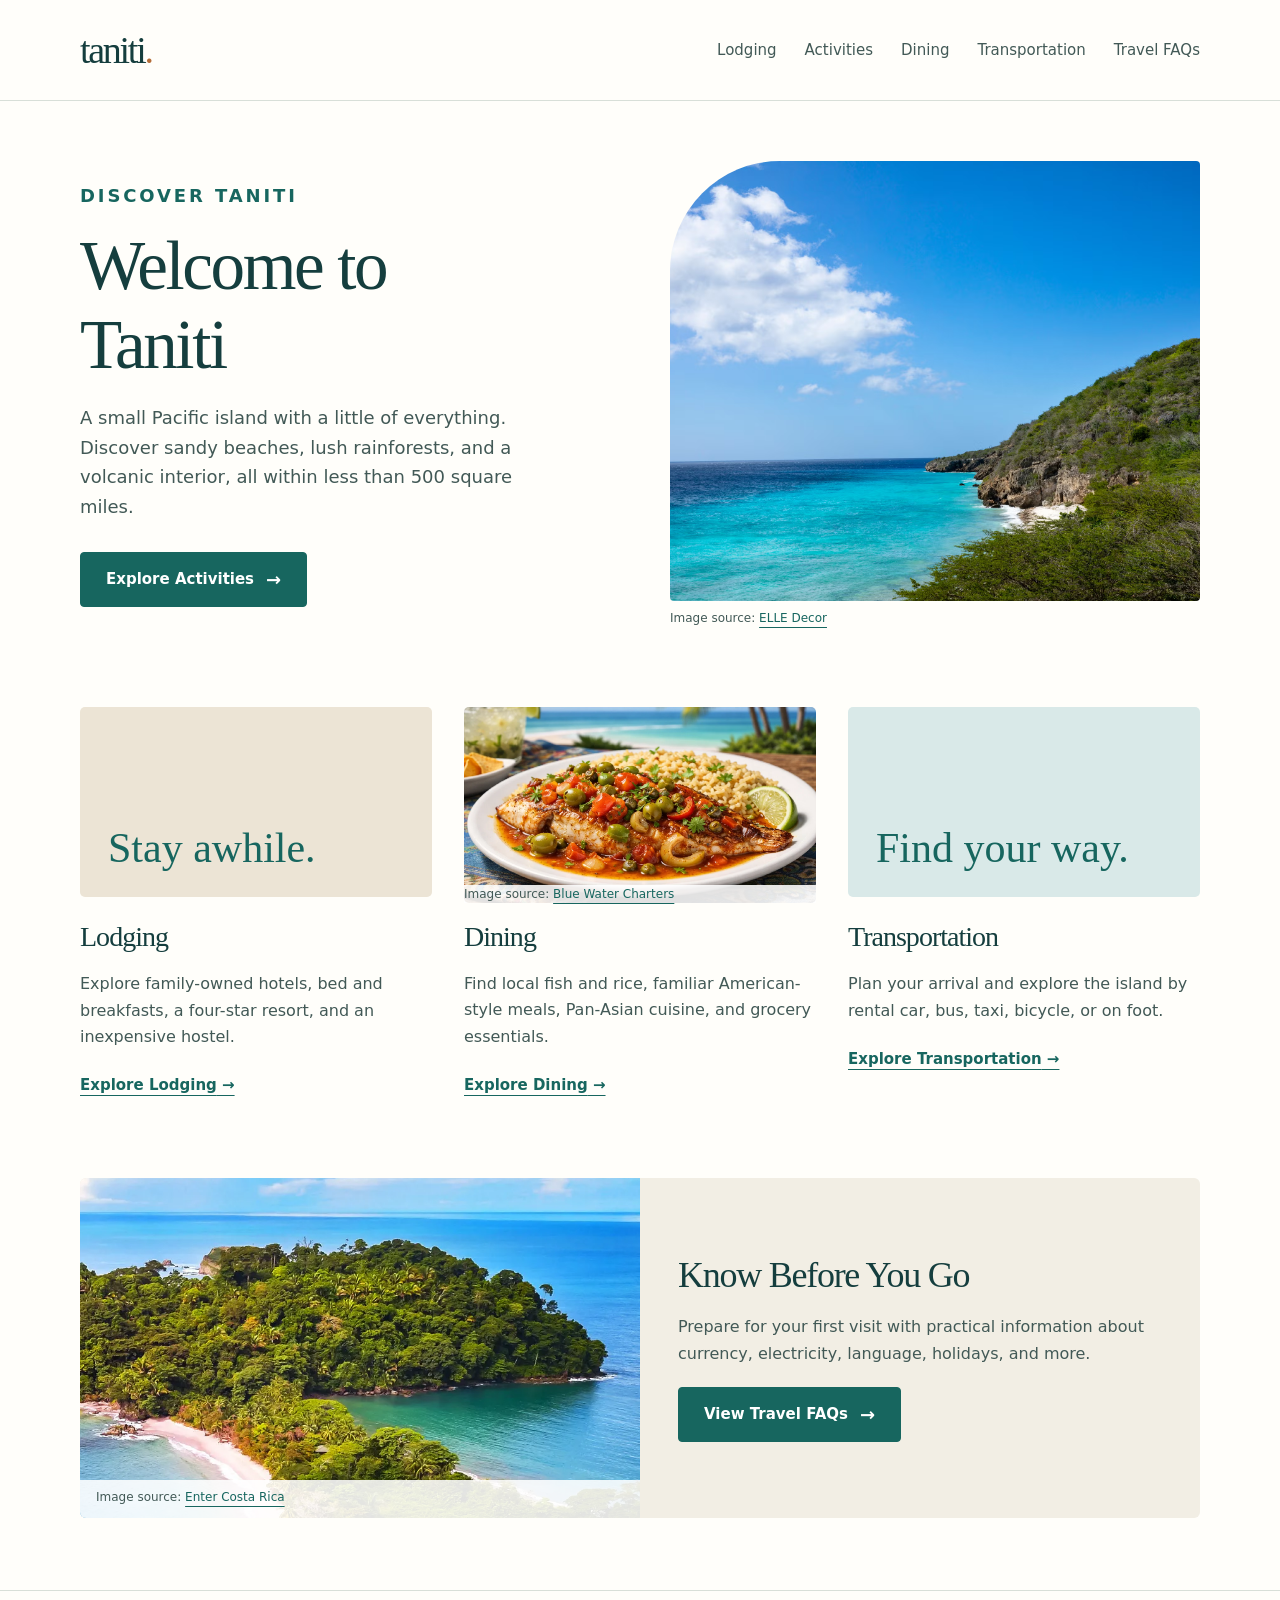
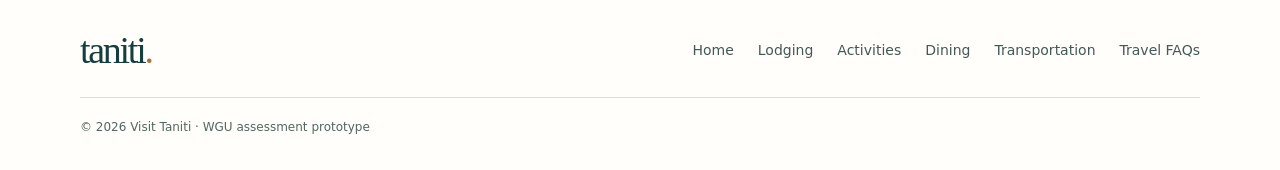
<file: index.html>
<!doctype html>
<html lang="en">
<head>
  <meta charset="utf-8">
  <meta name="viewport" content="width=device-width, initial-scale=1">
  <meta name="description" content="Plan a visit to Taniti. Explore lodging, activities, dining, transportation, and essential travel information.">
  <title>Welcome to Taniti | Visit Taniti</title>
  <link rel="stylesheet" href="assets/vendor/bootstrap/bootstrap.min.css">
  <link rel="stylesheet" href="styles.css">
  <script src="assets/vendor/bootstrap/bootstrap.bundle.min.js" defer></script> 
  <script src="script.js" defer></script>
  <noscript>
  <style>
  .navbar-collapse.collapse {
    display: block;
  }
  .menu-toggle {
    display: none;
  }
  .accordion-collapse.collapse {
    display: block;
  }
  </style>
  </noscript>
</head>
<body>
  <a class="skip-link" href="#main-content">Skip to content</a>
  <header class="site-header navbar navbar-expand-md">
    <div class="container header-inner"> <a class="brand" href="index.html" aria-label="Visit Taniti home">taniti<span>.</span></a>
      <button class="menu-toggle navbar-toggler" data-bs-toggle="collapse" data-bs-target="#primary-navigation" type="button" aria-controls="primary-navigation" aria-expanded="false" aria-label="Toggle navigation menu"><span class="navbar-toggler-icon" aria-hidden="true"></span></button>
      <nav id="primary-navigation" class="collapse navbar-collapse" aria-label="Main navigation">
        <div class="primary-nav navbar-nav ms-auto">
          <a href="lodging.html">Lodging</a>
          <a href="activities.html">Activities</a>
          <a href="dining.html">Dining</a>
          <a href="transportation.html">Transportation</a>
          <a href="faqs.html">Travel FAQs</a>
        </div>
      </nav>
    </div>
  </header>
  <main id="main-content" class="container">
    <section class="hero row align-items-center">
      <div class="col-md-6">
        <p class="eyebrow">Discover Taniti</p>
        <h1>Welcome to<br>
          Taniti</h1>
        <p>A small Pacific island with a little of everything. Discover sandy beaches, lush rainforests, and a volcanic interior, all within less than 500 square miles.</p>
        <a class="button" href="activities.html">Explore Activities</a></div>
      <div class="col-md-6"> <figure class="image-figure">
          <img src="assets/coast.png" alt="tropical bay with clear water, white sand, and forested hills" width="1536" height="1024" fetchpriority="high">
          <figcaption class="figure-caption">Image source: <a href="https://www.elledecor.com/life-culture/travel/g42723946/white-sand-beaches/">ELLE Decor</a></figcaption>
        </figure></div>
    </section>
    <section class="section" aria-label="Plan your trip">
      <div class="row row-cols-1 row-cols-md-3 content-grid">
        <div class="col">
          <article class="image-card">
            <div class="card-visual sand" aria-hidden="true"><span class="visual-word">Stay awhile.</span></div>
            <h2 style="font-size:28px">Lodging</h2>
            <p>Explore family-owned hotels, bed and breakfasts, a four-star resort, and an inexpensive hostel.</p>
            <a class="text-link" href="lodging.html">Explore Lodging</a></article>
        </div>
        <div class="col">
          <article class="image-card"><figure class="image-figure">
          <img src="assets/local-cuisine.png" alt="fish and rice meal at an open-air restaurant" width="1536" height="1024" loading="lazy" >
          <figcaption class="figure-caption">Image source: <a href="https://www.bluewatercharter30a.com/red-snapper-recipes">Blue Water Charters</a></figcaption>
        </figure>
            <h2 style="font-size:28px">Dining</h2>
            <p>Find local fish and rice, familiar American-style meals, Pan-Asian cuisine, and grocery essentials.</p>
            <a class="text-link" href="dining.html">Explore Dining</a></article>
        </div>
        <div class="col">
          <article class="image-card">
            <div class="card-visual water" aria-hidden="true"><span class="visual-word">Find your way.</span></div>
            <h2 style="font-size:28px">Transportation</h2>
            <p>Plan your arrival and explore the island by rental car, bus, taxi, bicycle, or on foot.</p>
            <a class="text-link" href="transportation.html">Explore Transportation</a></article>
        </div>
      </div>
    </section>
    <section class="feature row g-0 align-items-center">
      <div class="col-md-6"><figure class="image-figure">
          <img src="assets/rainforest.png" alt="forested island landscape and volcanic mountain" width="1536" height="1024" loading="lazy" >
          <figcaption class="figure-caption">Image source: <a href="https://www.entercostarica.com/destinations/central-pacific/manuel-antonio">Enter Costa Rica</a></figcaption>
        </figure></div>
      <div class="feature-copy col-md-6">
        <h2>Know Before You Go</h2>
        <p>Prepare for your first visit with practical information about currency, electricity, language, holidays, and more.</p>
        <a class="button" href="faqs.html">View Travel FAQs</a></div>
    </section>
  </main>
  <footer class="site-footer">
    <div class="container">
      <div class="footer-top"><a class="brand" href="index.html" aria-label="Visit Taniti home">taniti<span>.</span></a>
        <nav class="footer-nav" aria-label="Footer navigation">
          <a href="index.html">Home</a>
          <a href="lodging.html">Lodging</a>
          <a href="activities.html">Activities</a>
          <a href="dining.html">Dining</a>
          <a href="transportation.html">Transportation</a>
          <a href="faqs.html">Travel FAQs</a>
        </nav>
      </div>
      <div class="credits">
        <p>© 2026 Visit Taniti · WGU assessment prototype</p>
      </div>
    </div>
  </footer>
</body>
</html>
</file>
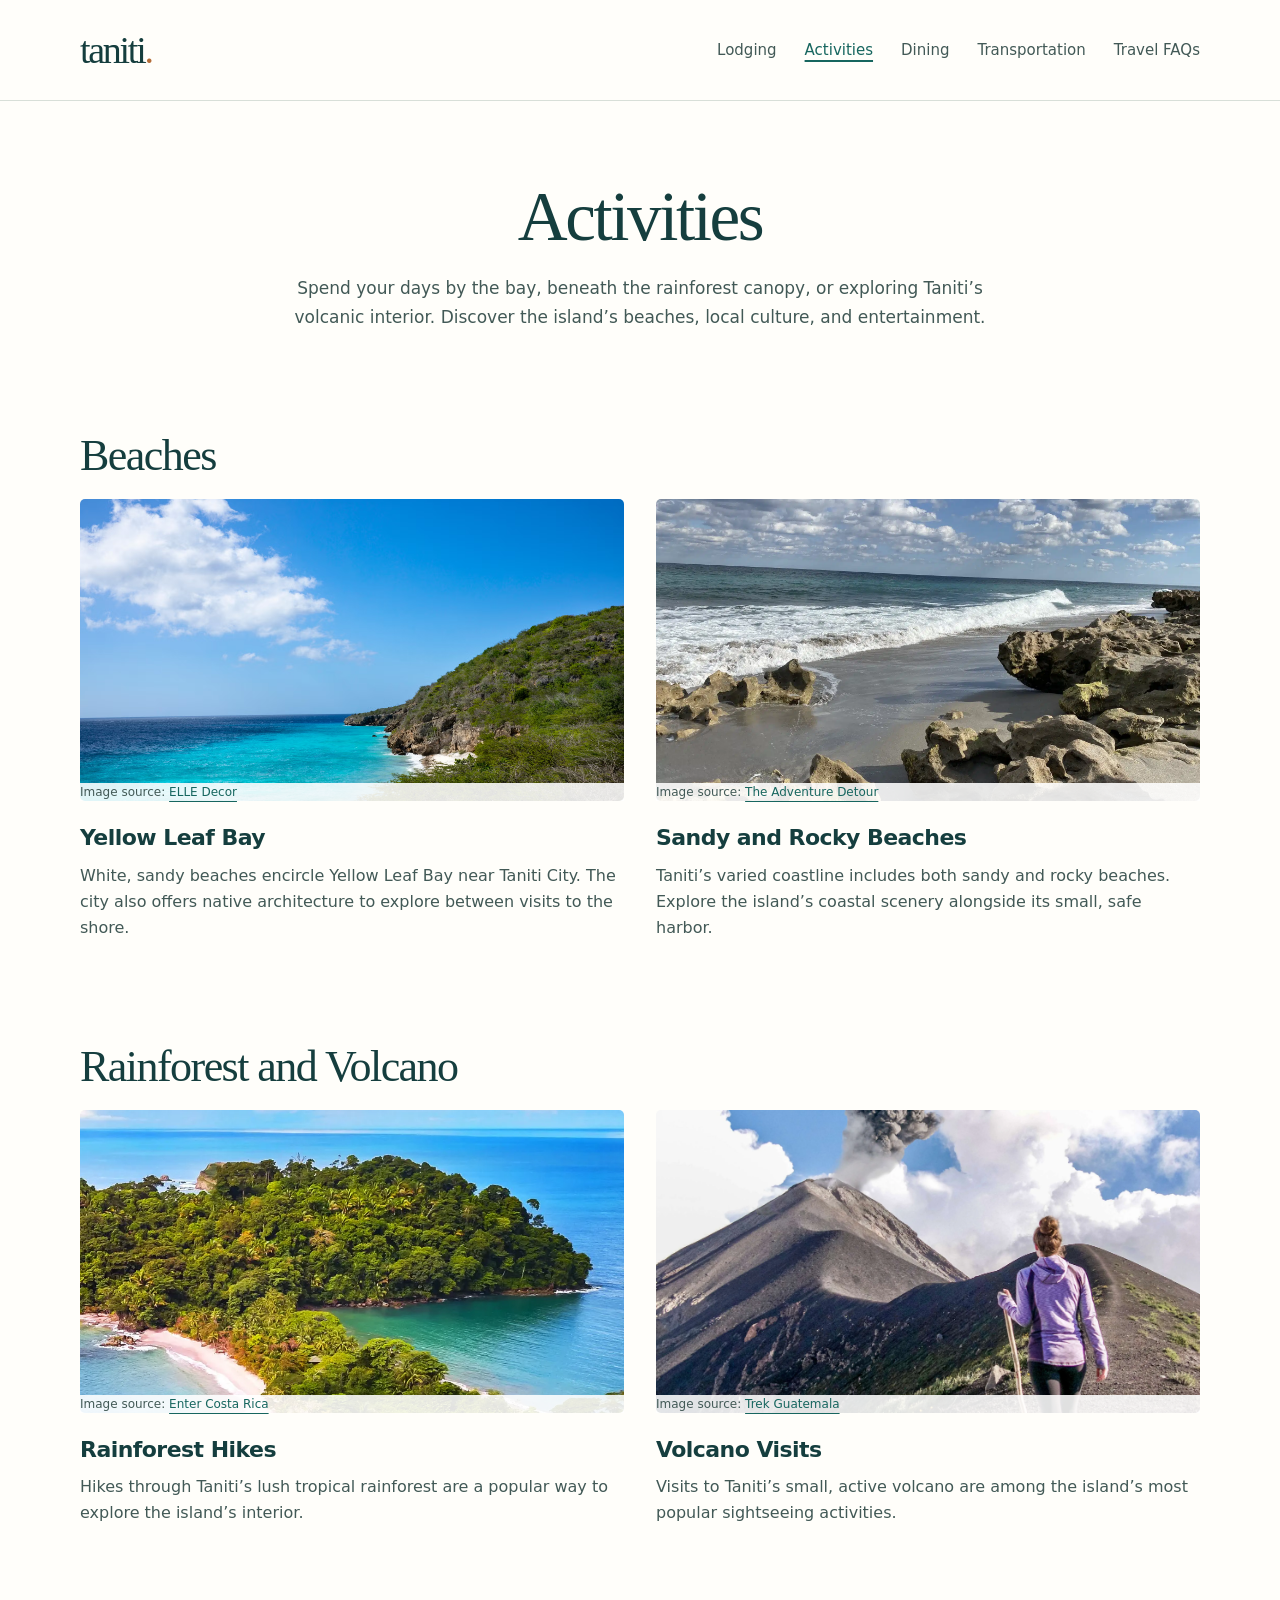
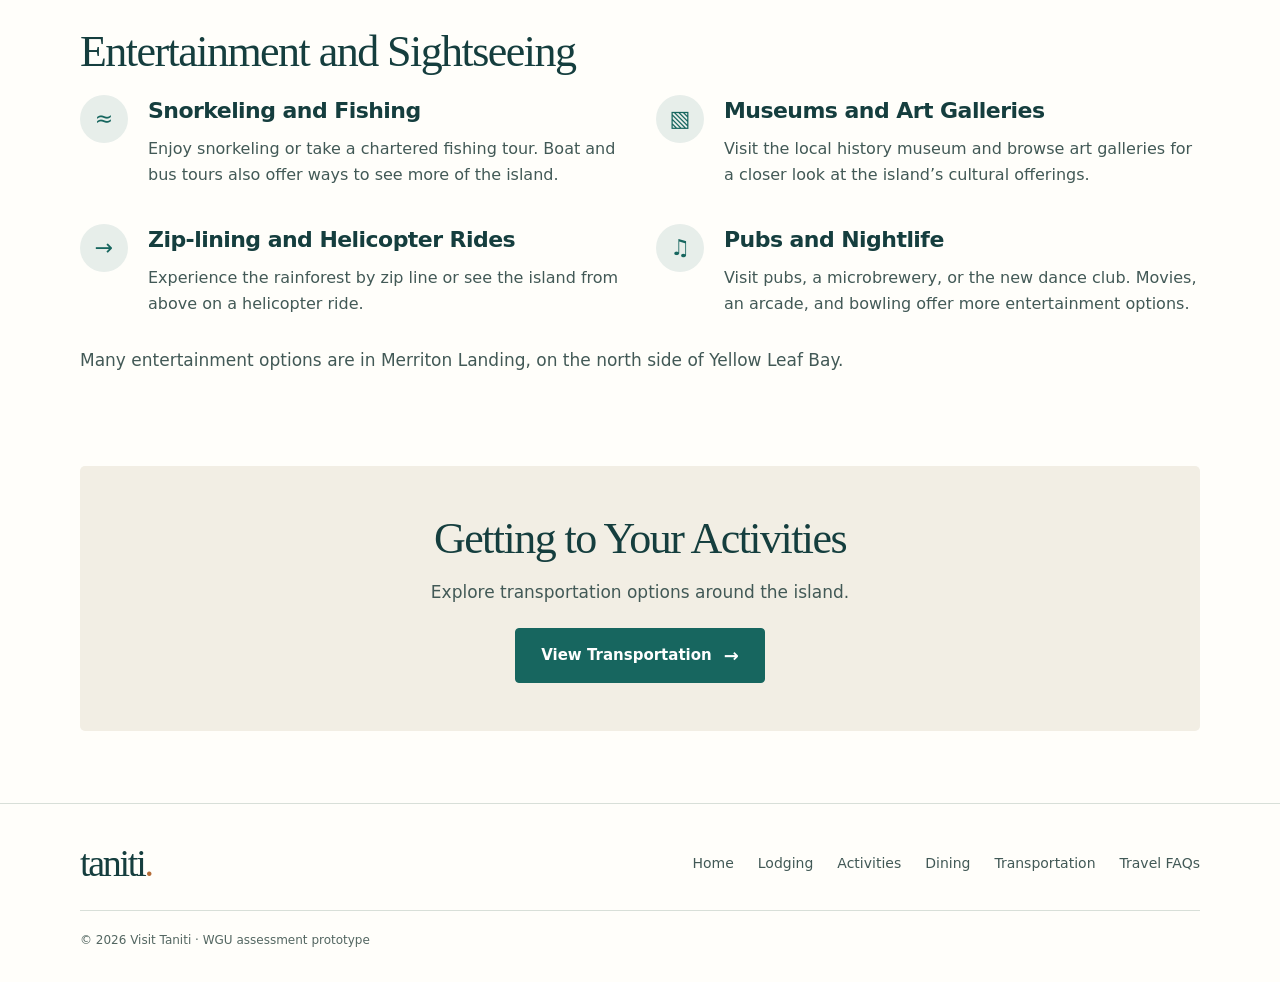
<file: activities.html>
<!doctype html>
<html lang="en">
<head>
  <meta charset="utf-8">
  <meta name="viewport" content="width=device-width, initial-scale=1">
  <meta name="description" content="Explore Taniti beaches, rainforest hikes, volcano visits, entertainment, and sightseeing.">
  <title>Activities | Visit Taniti</title>
  <link rel="stylesheet" href="assets/vendor/bootstrap/bootstrap.min.css">
  <link rel="stylesheet" href="styles.css">
  <script src="assets/vendor/bootstrap/bootstrap.bundle.min.js" defer></script> 
  <script src="script.js" defer></script>
  <noscript>
  <style>
  .navbar-collapse.collapse {
    display: block;
  }
  .menu-toggle {
    display: none;
  }
  .accordion-collapse.collapse {
    display: block;
  }
  </style>
  </noscript>
</head>
<body>
  <a class="skip-link" href="#main-content">Skip to content</a>
  <header class="site-header navbar navbar-expand-md">
    <div class="container header-inner"> <a class="brand" href="index.html" aria-label="Visit Taniti home">taniti<span>.</span></a>
      <button class="menu-toggle navbar-toggler" data-bs-toggle="collapse" data-bs-target="#primary-navigation" type="button" aria-controls="primary-navigation" aria-expanded="false" aria-label="Toggle navigation menu"><span class="navbar-toggler-icon" aria-hidden="true"></span></button>
      <nav id="primary-navigation" class="collapse navbar-collapse" aria-label="Main navigation">
        <div class="primary-nav navbar-nav ms-auto">
          <a href="lodging.html">Lodging</a>
          <a href="activities.html" aria-current="page">Activities</a>
          <a href="dining.html">Dining</a>
          <a href="transportation.html">Transportation</a>
          <a href="faqs.html">Travel FAQs</a>
        </div>
      </nav>
    </div>
  </header>
  <main id="main-content" class="container">
    <div class="page-intro">
      <h1>Activities</h1>
      <p>Spend your days by the bay, beneath the rainforest canopy, or exploring Taniti’s volcanic interior. Discover the island’s beaches, local culture, and entertainment.</p>
    </div>
    <section class="section">
      <h2>Beaches</h2>
      <div class="row row-cols-1 row-cols-md-2 content-grid">
        <div class="col">
          <article class="image-card">
            <figure class="image-figure">
          <img src="assets/coast.png" alt="White-sand tropical bay" width="1536" height="1024" loading="lazy" >
          <figcaption class="figure-caption">Image source: <a href="https://www.elledecor.com/life-culture/travel/g42723946/white-sand-beaches/">ELLE Decor</a></figcaption>
        </figure>
            <h3>Yellow Leaf Bay</h3>
            <p>White, sandy beaches encircle Yellow Leaf Bay near Taniti City. The city also offers native architecture to explore between visits to the shore.</p>
          </article>
        </div>
        <div class="col">
          <article class="image-card"><figure class="image-figure">
          <img src="assets/rocky-beach.png" alt="Rocky beach" width="1536" height="1024" loading="lazy" >
          <figcaption class="figure-caption">Image source: <a href="https://theadventuredetour.com/rocky-beaches-in-florida/">The Adventure Detour</a></figcaption>
        </figure>
            <h3>Sandy and Rocky Beaches</h3>
            <p>Taniti’s varied coastline includes both sandy and rocky beaches. Explore the island’s coastal scenery alongside its small, safe harbor.</p>
          </article>
        </div>
      </div>
    </section>
    <section class="section">
      <h2>Rainforest and Volcano</h2>
      <div class="row row-cols-1 row-cols-md-2 content-grid">
        <div class="col">
          <article class="image-card"><figure class="image-figure">
          <img src="assets/rainforest.png" alt="hiking path through tropical rainforest" width="1536" height="1024" loading="lazy" >
          <figcaption class="figure-caption">Image source: <a href="https://www.entercostarica.com/destinations/central-pacific/manuel-antonio">Enter Costa Rica</a></figcaption>
        </figure>
            <h3>Rainforest Hikes</h3>
            <p>Hikes through Taniti’s lush tropical rainforest are a popular way to explore the island’s interior.</p>
          </article>
        </div>
        <div class="col">
          <article class="image-card"><figure class="image-figure">
          <img src="assets/volcano-hike.png" alt="volcanic mountain hike" width="1536" height="1024" loading="lazy" >
          <figcaption class="figure-caption">Image source: <a href="https://trekguatemala.com/tours/acatenango-volcano-4-x-4-day-option/">Trek Guatemala</a></figcaption>
        </figure>
            <h3>Volcano Visits</h3>
            <p>Visits to Taniti’s small, active volcano are among the island’s most popular sightseeing activities.</p>
          </article>
        </div>
      </div>
    </section>
    <section class="section">
      <h2>Entertainment and Sightseeing</h2>
      <div class="row row-cols-1 row-cols-md-2 content-grid info-grid">
        <div class="col">
          <article class="info-item"><span class="icon" aria-hidden="true">≈</span>
            <div>
              <h3>Snorkeling and Fishing</h3>
              <p>Enjoy snorkeling or take a chartered fishing tour. Boat and bus tours also offer ways to see more of the island.</p>
            </div>
          </article>
        </div>
        <div class="col">
          <article class="info-item"><span class="icon" aria-hidden="true">▧</span>
            <div>
              <h3>Museums and Art Galleries</h3>
              <p>Visit the local history museum and browse art galleries for a closer look at the island’s cultural offerings.</p>
            </div>
          </article>
        </div>
        <div class="col">
          <article class="info-item"><span class="icon" aria-hidden="true">→</span>
            <div>
              <h3>Zip-lining and Helicopter Rides</h3>
              <p>Experience the rainforest by zip line or see the island from above on a helicopter ride.</p>
            </div>
          </article>
        </div>
        <div class="col">
          <article class="info-item"><span class="icon" aria-hidden="true">♫</span>
            <div>
              <h3>Pubs and Nightlife</h3>
              <p>Visit pubs, a microbrewery, or the new dance club. Movies, an arcade, and bowling offer more entertainment options.</p>
            </div>
          </article>
        </div>
      </div>
      <p style="margin-top:28px">Many entertainment options are in Merriton Landing, on the north side of Yellow Leaf Bay.</p>
    </section>
    <section class="cta">
      <h2>Getting to Your Activities</h2>
      <p>Explore transportation options around the island.</p>
      <a class="button" href="transportation.html">View Transportation</a></section>
  </main>
  <footer class="site-footer">
    <div class="container">
      <div class="footer-top"><a class="brand" href="index.html" aria-label="Visit Taniti home">taniti<span>.</span></a>
        <nav class="footer-nav" aria-label="Footer navigation">
          <a href="index.html">Home</a>
          <a href="lodging.html">Lodging</a>
          <a href="activities.html">Activities</a>
          <a href="dining.html">Dining</a>
          <a href="transportation.html">Transportation</a>
          <a href="faqs.html">Travel FAQs</a>
        </nav>
      </div>
      <div class="credits">
        <p>© 2026 Visit Taniti · WGU assessment prototype</p>
      </div>
    </div>
  </footer>
</body>
</html>
</file>
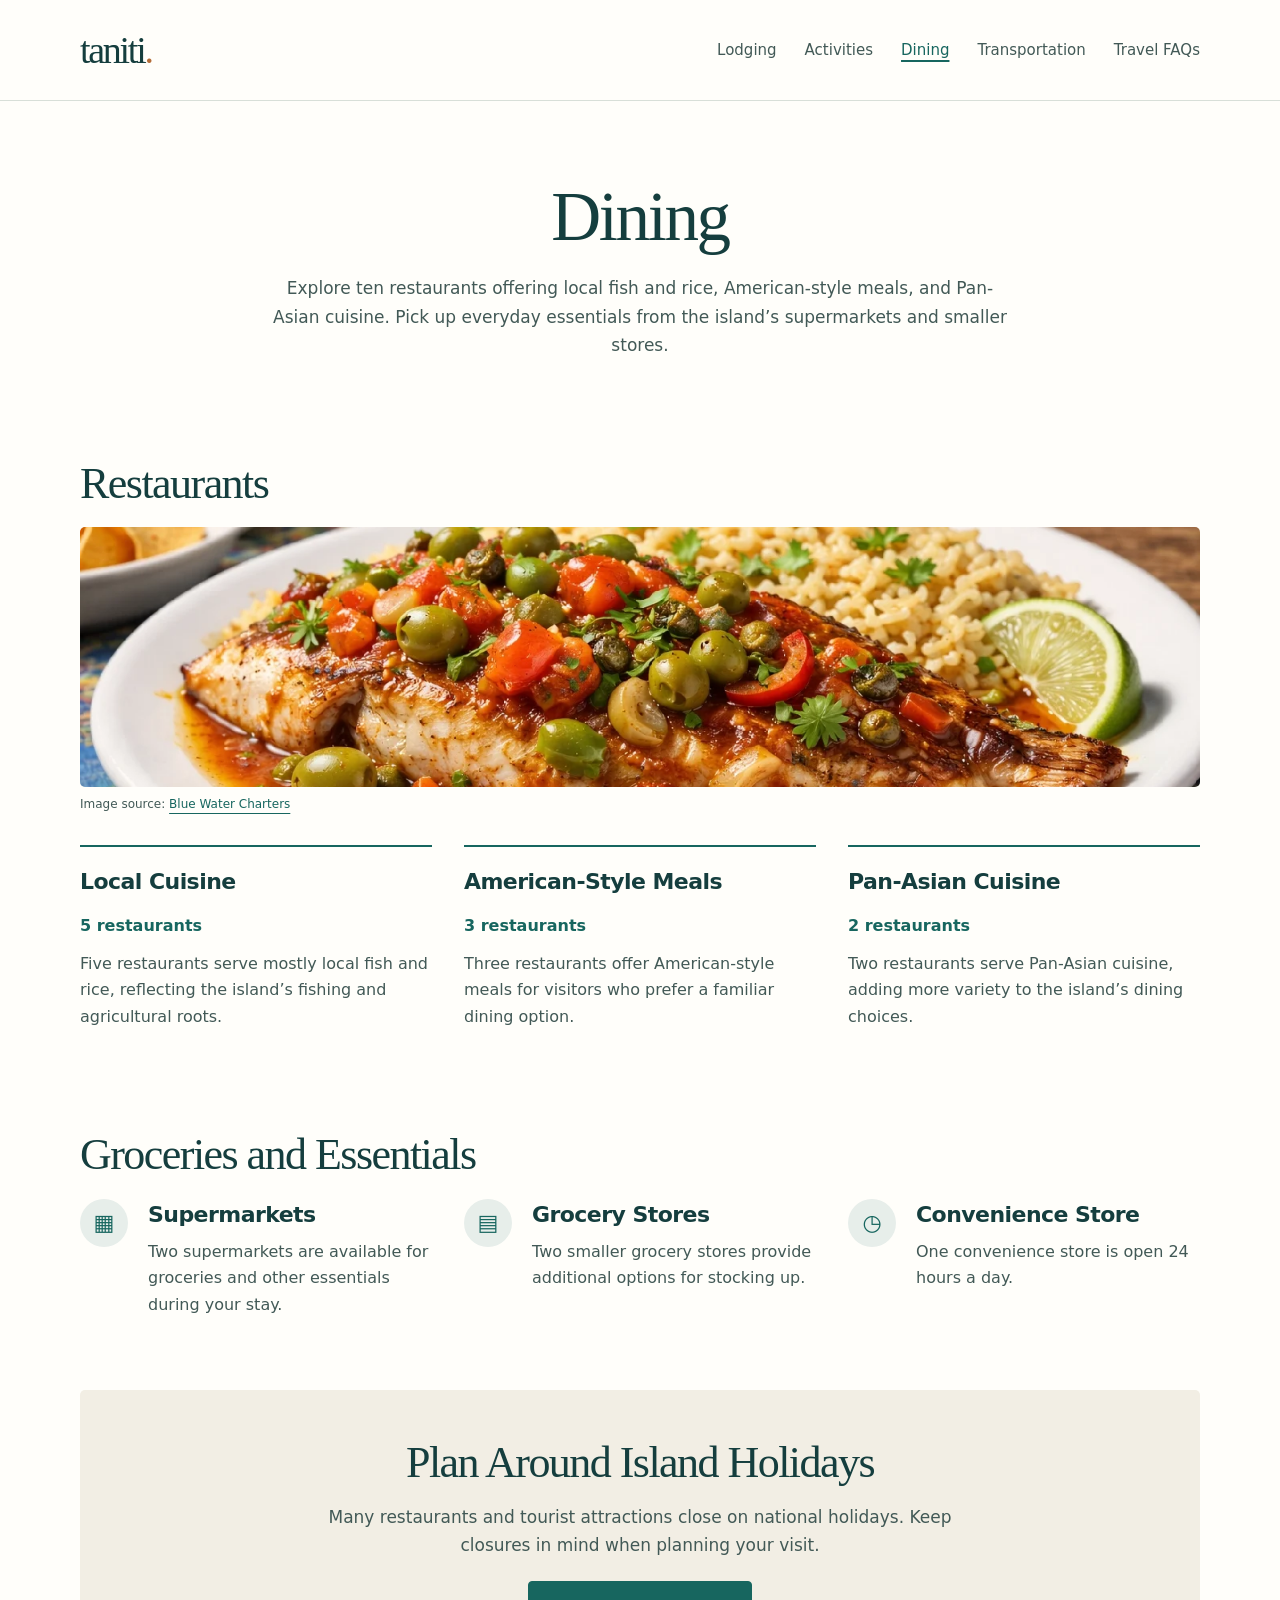
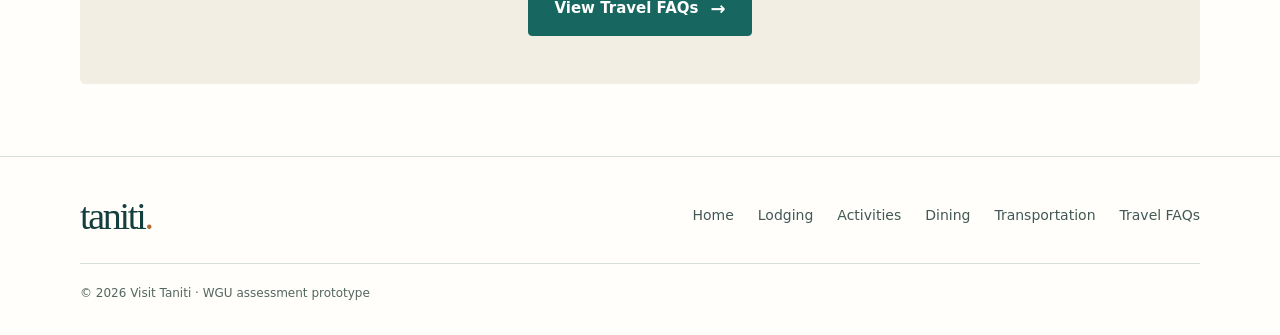
<file: dining.html>
<!doctype html>
<html lang="en">
<head>
  <meta charset="utf-8">
  <meta name="viewport" content="width=device-width, initial-scale=1">
  <meta name="description" content="Find local, American-style, and Pan-Asian dining on Taniti, plus supermarkets and a 24-hour convenience store.">
  <title>Dining | Visit Taniti</title>
  <link rel="stylesheet" href="assets/vendor/bootstrap/bootstrap.min.css">
  <link rel="stylesheet" href="styles.css">
  <script src="assets/vendor/bootstrap/bootstrap.bundle.min.js" defer></script> 
  <script src="script.js" defer></script>
  <noscript>
  <style>
  .navbar-collapse.collapse {
    display: block;
  }
  .menu-toggle {
    display: none;
  }
  .accordion-collapse.collapse {
    display: block;
  }
  </style>
  </noscript>
</head>
<body>
  <a class="skip-link" href="#main-content">Skip to content</a>
  <header class="site-header navbar navbar-expand-md">
    <div class="container header-inner"> <a class="brand" href="index.html" aria-label="Visit Taniti home">taniti<span>.</span></a>
      <button class="menu-toggle navbar-toggler" data-bs-toggle="collapse" data-bs-target="#primary-navigation" type="button" aria-controls="primary-navigation" aria-expanded="false" aria-label="Toggle navigation menu"><span class="navbar-toggler-icon" aria-hidden="true"></span></button>
      <nav id="primary-navigation" class="collapse navbar-collapse" aria-label="Main navigation">
        <div class="primary-nav navbar-nav ms-auto">
          <a href="lodging.html">Lodging</a>
          <a href="activities.html">Activities</a>
          <a href="dining.html" aria-current="page">Dining</a>
          <a href="transportation.html">Transportation</a>
          <a href="faqs.html">Travel FAQs</a>
        </div>
      </nav>
    </div>
  </header>
  <main id="main-content" class="container">
    <div class="page-intro">
      <h1>Dining</h1>
      <p>Explore ten restaurants offering local fish and rice, American-style meals, and Pan-Asian cuisine. Pick up everyday essentials from the island’s supermarkets and smaller stores.</p>
    </div>
    <section class="section">
      <h2>Restaurants</h2>
      <figure class="image-figure dining-figure">
          <img src="assets/local-cuisine.png" alt="local-style grilled fish served with rice" width="1536" height="1024" loading="lazy" class="dining-feature">
          <figcaption class="figure-caption">Image source: <a href="https://www.bluewatercharter30a.com/red-snapper-recipes">Blue Water Charters</a></figcaption>
        </figure>
      <div class="row row-cols-1 row-cols-md-3 content-grid">
        <div class="col">
          <article class="restaurant-card">
            <h3>Local Cuisine</h3>
            <p class="meta">5 restaurants</p>
            <p>Five restaurants serve mostly local fish and rice, reflecting the island’s fishing and agricultural roots.</p>
          </article>
        </div>
        <div class="col">
          <article class="restaurant-card">
            <h3>American-Style Meals</h3>
            <p class="meta">3 restaurants</p>
            <p>Three restaurants offer American-style meals for visitors who prefer a familiar dining option.</p>
          </article>
        </div>
        <div class="col">
          <article class="restaurant-card">
            <h3>Pan-Asian Cuisine</h3>
            <p class="meta">2 restaurants</p>
            <p>Two restaurants serve Pan-Asian cuisine, adding more variety to the island’s dining choices.</p>
          </article>
        </div>
      </div>
    </section>
    <section class="section">
      <h2>Groceries and Essentials</h2>
      <div class="row row-cols-1 row-cols-md-3 content-grid">
        <div class="col">
          <article class="info-item"><span class="icon" aria-hidden="true">▦</span>
            <div>
              <h3>Supermarkets</h3>
              <p>Two supermarkets are available for groceries and other essentials during your stay.</p>
            </div>
          </article>
        </div>
        <div class="col">
          <article class="info-item"><span class="icon" aria-hidden="true">▤</span>
            <div>
              <h3>Grocery Stores</h3>
              <p>Two smaller grocery stores provide additional options for stocking up.</p>
            </div>
          </article>
        </div>
        <div class="col">
          <article class="info-item"><span class="icon" aria-hidden="true">◷</span>
            <div>
              <h3>Convenience Store</h3>
              <p>One convenience store is open 24 hours a day.</p>
            </div>
          </article>
        </div>
      </div>
    </section>
    <section class="cta">
      <h2>Plan Around Island Holidays</h2>
      <p>Many restaurants and tourist attractions close on national holidays. Keep closures in mind when planning your visit.</p>
      <a class="button" href="faqs.html#holidays">View Travel FAQs</a></section>
  </main>
  <footer class="site-footer">
    <div class="container">
      <div class="footer-top"><a class="brand" href="index.html" aria-label="Visit Taniti home">taniti<span>.</span></a>
        <nav class="footer-nav" aria-label="Footer navigation">
          <a href="index.html">Home</a>
          <a href="lodging.html">Lodging</a>
          <a href="activities.html">Activities</a>
          <a href="dining.html">Dining</a>
          <a href="transportation.html">Transportation</a>
          <a href="faqs.html">Travel FAQs</a>
        </nav>
      </div>
      <div class="credits">
        <p>© 2026 Visit Taniti · WGU assessment prototype</p>
      </div>
    </div>
  </footer>
</body>
</html>
</file>
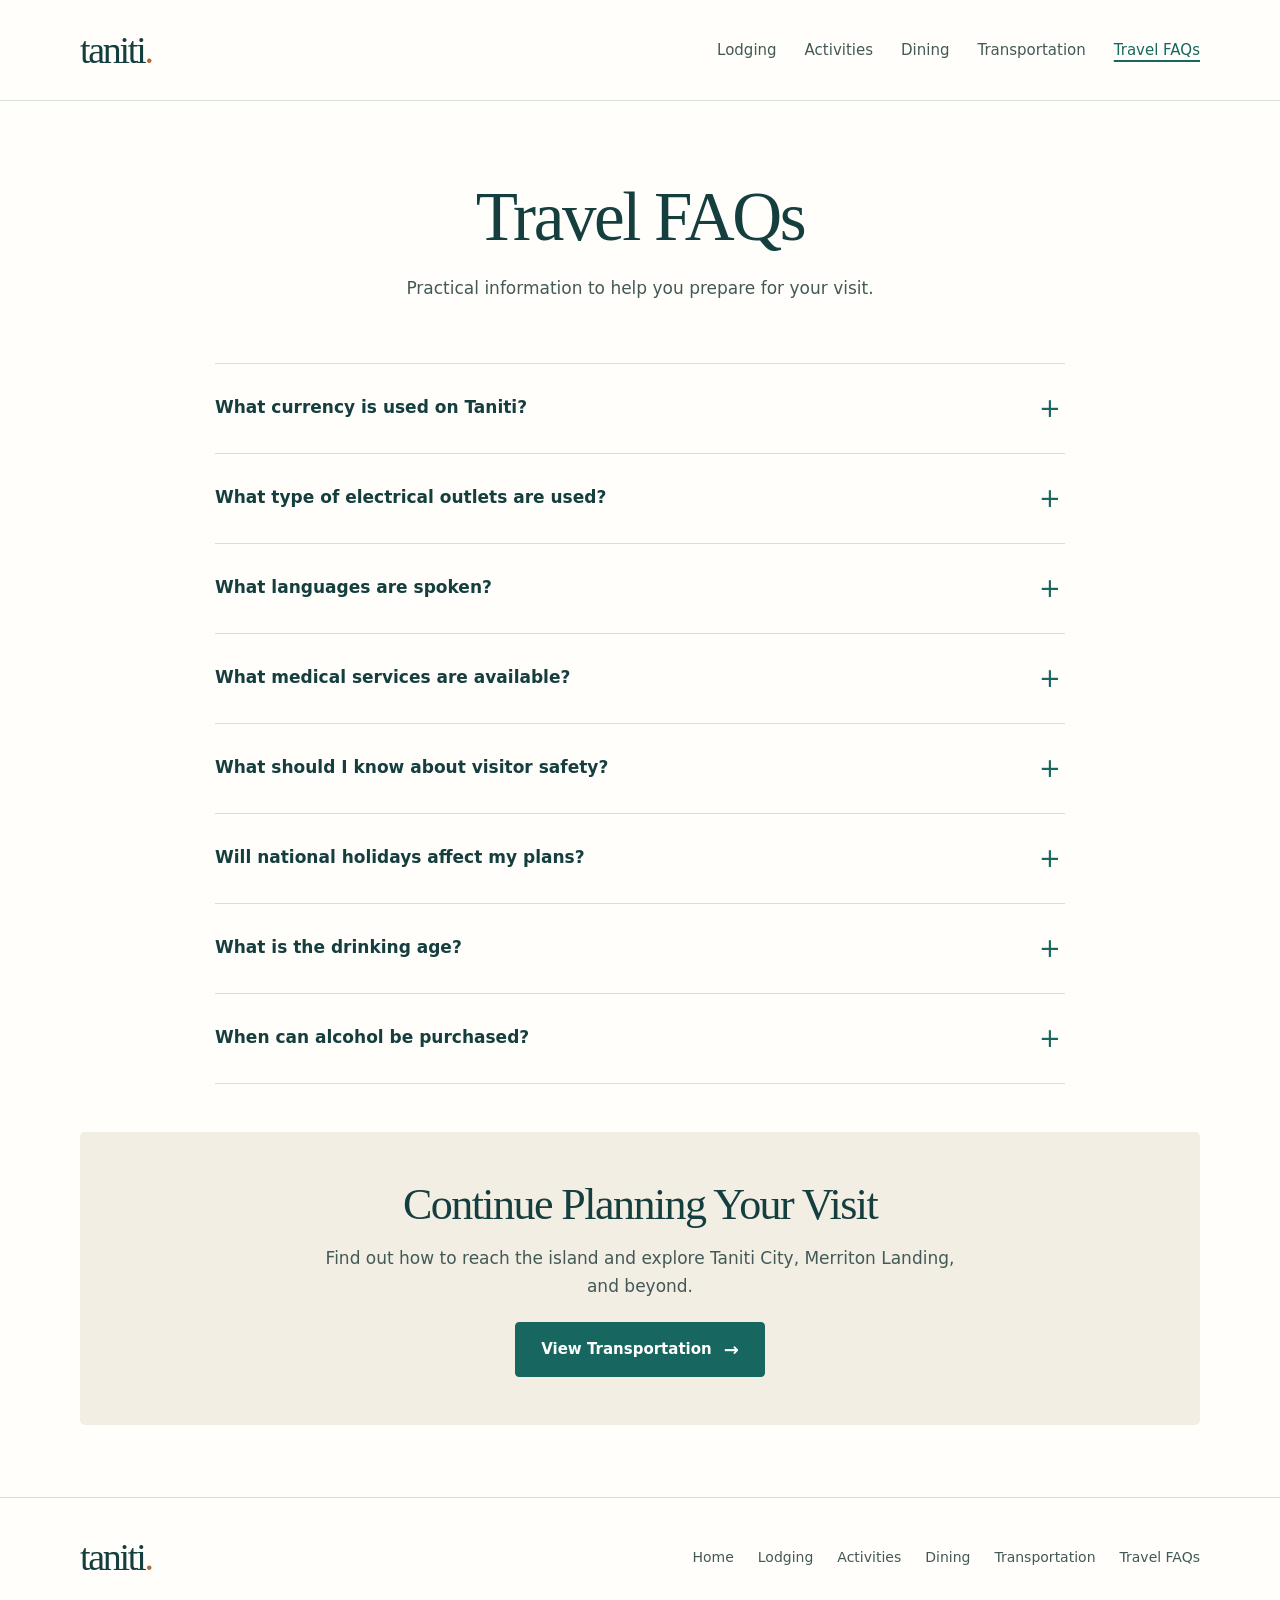
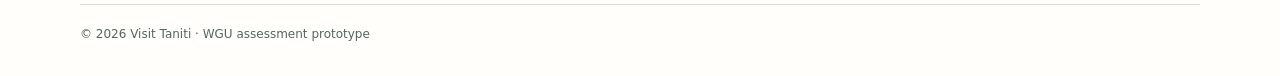
<file: faqs.html>
<!doctype html>
<html lang="en">
<head>
  <meta charset="utf-8">
  <meta name="viewport" content="width=device-width, initial-scale=1">
  <meta name="description" content="Find answers about Taniti currency, electrical outlets, language, healthcare, safety, holidays, and alcohol rules.">
  <title>Travel FAQs | Visit Taniti</title>
  <link rel="stylesheet" href="assets/vendor/bootstrap/bootstrap.min.css">
  <link rel="stylesheet" href="styles.css">
  <script src="assets/vendor/bootstrap/bootstrap.bundle.min.js" defer></script> 
  <script src="script.js" defer></script>
  <noscript>
  <style>
  .navbar-collapse.collapse {
    display: block;
  }
  .menu-toggle {
    display: none;
  }
  .accordion-collapse.collapse {
    display: block;
  }
  </style>
  </noscript>
</head>
<body>
  <a class="skip-link" href="#main-content">Skip to content</a>
  <header class="site-header navbar navbar-expand-md">
    <div class="container header-inner"> <a class="brand" href="index.html" aria-label="Visit Taniti home">taniti<span>.</span></a>
      <button class="menu-toggle navbar-toggler" data-bs-toggle="collapse" data-bs-target="#primary-navigation" type="button" aria-controls="primary-navigation" aria-expanded="false" aria-label="Toggle navigation menu"><span class="navbar-toggler-icon" aria-hidden="true"></span></button>
      <nav id="primary-navigation" class="collapse navbar-collapse" aria-label="Main navigation">
        <div class="primary-nav navbar-nav ms-auto">
          <a href="lodging.html">Lodging</a>
          <a href="activities.html">Activities</a>
          <a href="dining.html">Dining</a>
          <a href="transportation.html">Transportation</a>
          <a href="faqs.html" aria-current="page">Travel FAQs</a>
        </div>
      </nav>
    </div>
  </header>
  <main id="main-content" class="container">
    <div class="page-intro">
      <h1>Travel FAQs</h1>
      <p>Practical information to help you prepare for your visit.</p>
    </div>
    <section class="faq-list accordion accordion-flush" aria-label="Frequently asked travel questions">
      <div class="accordion-item" id="currency">
        <h2 class="accordion-header">
          <button class="accordion-button collapsed" type="button" data-bs-toggle="collapse" data-bs-target="#currency-answer" aria-expanded="false" aria-controls="currency-answer">What currency is used on Taniti?</button>
        </h2>
        <div id="currency-answer" class="accordion-collapse collapse">
          <div class="accordion-body">
            <p>Taniti uses the U.S. dollar. Many businesses also accept euros and yen, and many accept major credit cards. Several banks facilitate currency exchange.</p>
          </div>
        </div>
      </div>
      <div class="accordion-item" id="electricity">
        <h2 class="accordion-header">
          <button class="accordion-button collapsed" type="button" data-bs-toggle="collapse" data-bs-target="#electricity-answer" aria-expanded="false" aria-controls="electricity-answer">What type of electrical outlets are used?</button>
        </h2>
        <div id="electricity-answer" class="accordion-collapse collapse">
          <div class="accordion-body">
            <p>Power outlets are 120 volts, the same as in the United States.</p>
          </div>
        </div>
      </div>
      <div class="accordion-item" id="language">
        <h2 class="accordion-header">
          <button class="accordion-button collapsed" type="button" data-bs-toggle="collapse" data-bs-target="#language-answer" aria-expanded="false" aria-controls="language-answer">What languages are spoken?</button>
        </h2>
        <div id="language-answer" class="accordion-collapse collapse">
          <div class="accordion-body">
            <p>Many younger Tanitians speak fluent English. Very little English is spoken in rural areas, especially by older residents.</p>
          </div>
        </div>
      </div>
      <div class="accordion-item" id="medical">
        <h2 class="accordion-header">
          <button class="accordion-button collapsed" type="button" data-bs-toggle="collapse" data-bs-target="#medical-answer" aria-expanded="false" aria-controls="medical-answer">What medical services are available?</button>
        </h2>
        <div id="medical-answer" class="accordion-collapse collapse">
          <div class="accordion-body">
            <p>Taniti has one hospital and several clinics. The hospital has many multilingual employees.</p>
          </div>
        </div>
      </div>
      <div class="accordion-item" id="safety">
        <h2 class="accordion-header">
          <button class="accordion-button collapsed" type="button" data-bs-toggle="collapse" data-bs-target="#safety-answer" aria-expanded="false" aria-controls="safety-answer">What should I know about visitor safety?</button>
        </h2>
        <div id="safety-answer" class="accordion-collapse collapse">
          <div class="accordion-body">
            <p>Violent crime is very rare on Taniti. Reports of pickpocketing and other petty crimes have increased as tourism has grown.</p>
          </div>
        </div>
      </div>
      <div class="accordion-item" id="holidays">
        <h2 class="accordion-header">
          <button class="accordion-button collapsed" type="button" data-bs-toggle="collapse" data-bs-target="#holidays-answer" aria-expanded="false" aria-controls="holidays-answer">Will national holidays affect my plans?</button>
        </h2>
        <div id="holidays-answer" class="accordion-collapse collapse">
          <div class="accordion-body">
            <p>Taniti has many national holidays. Many tourist attractions and restaurants close on holidays, so visitors should plan accordingly.</p>
          </div>
        </div>
      </div>
      <div class="accordion-item" id="drinking-age">
        <h2 class="accordion-header">
          <button class="accordion-button collapsed" type="button" data-bs-toggle="collapse" data-bs-target="#drinking-age-answer" aria-expanded="false" aria-controls="drinking-age-answer">What is the drinking age?</button>
        </h2>
        <div id="drinking-age-answer" class="accordion-collapse collapse">
          <div class="accordion-body">
            <p>The drinking age on Taniti is 18.</p>
          </div>
        </div>
      </div>
      <div class="accordion-item" id="alcohol-hours">
        <h2 class="accordion-header">
          <button class="accordion-button collapsed" type="button" data-bs-toggle="collapse" data-bs-target="#alcohol-hours-answer" aria-expanded="false" aria-controls="alcohol-hours-answer">When can alcohol be purchased?</button>
        </h2>
        <div id="alcohol-hours-answer" class="accordion-collapse collapse">
          <div class="accordion-body">
            <p>Alcohol may not be served or sold between midnight and 9 a.m.</p>
          </div>
        </div>
      </div>
    </section>
    <section class="cta">
      <h2>Continue Planning Your Visit</h2>
      <p>Find out how to reach the island and explore Taniti City, Merriton Landing, and beyond.</p>
      <a class="button" href="transportation.html">View Transportation</a></section>
  </main>
  <footer class="site-footer">
    <div class="container">
      <div class="footer-top"><a class="brand" href="index.html" aria-label="Visit Taniti home">taniti<span>.</span></a>
        <nav class="footer-nav" aria-label="Footer navigation">
          <a href="index.html">Home</a>
          <a href="lodging.html">Lodging</a>
          <a href="activities.html">Activities</a>
          <a href="dining.html">Dining</a>
          <a href="transportation.html">Transportation</a>
          <a href="faqs.html">Travel FAQs</a>
        </nav>
      </div>
      <div class="credits">
        <p>© 2026 Visit Taniti · WGU assessment prototype</p>
      </div>
    </div>
  </footer>
</body>
</html>
</file>
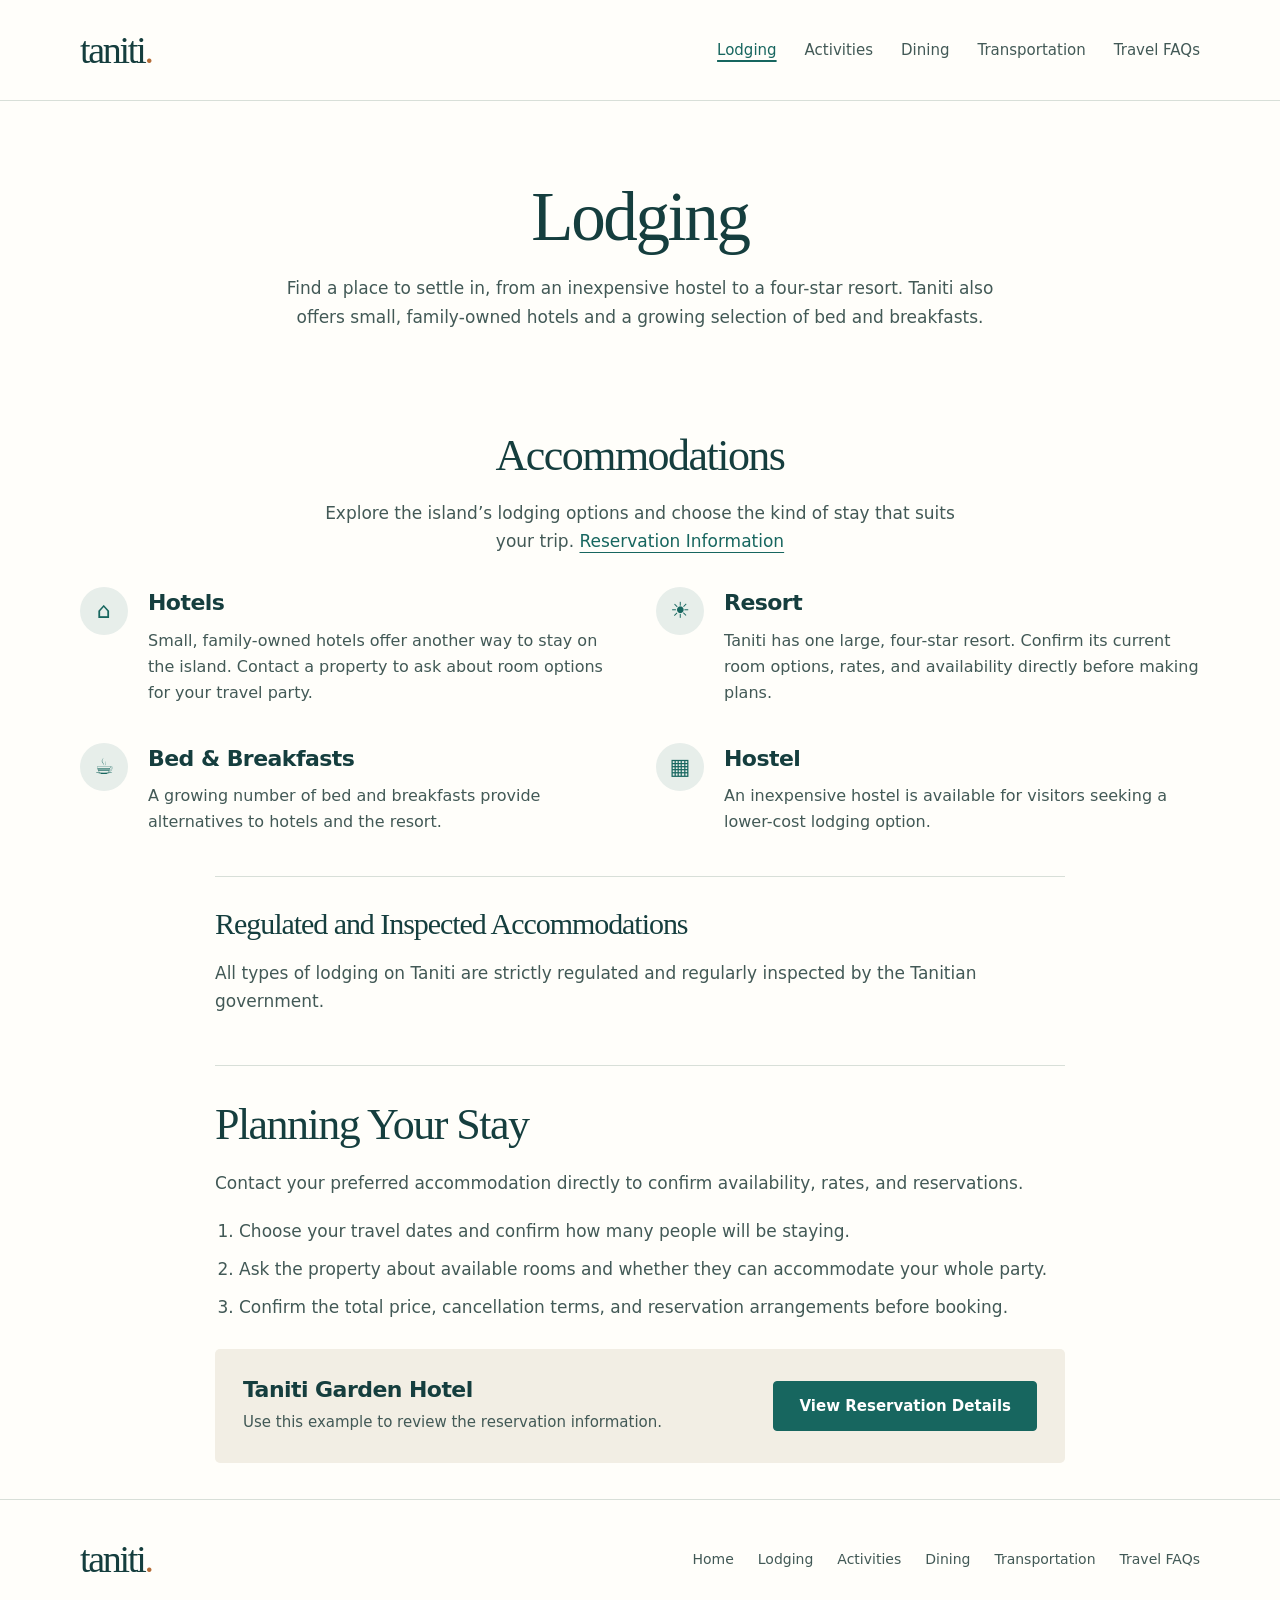
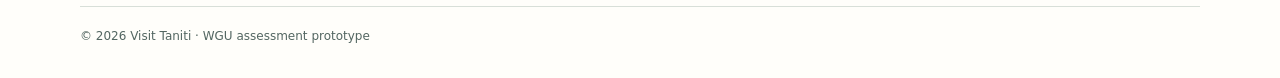
<file: lodging.html>
<!doctype html>
<html lang="en">
<head>
  <meta charset="utf-8">
  <meta name="viewport" content="width=device-width, initial-scale=1">
  <meta name="description" content="Explore Taniti hotels, resort, bed and breakfasts, and hostel, with reservation planning guidance.">
  <title>Lodging | Visit Taniti</title>
  <link rel="stylesheet" href="assets/vendor/bootstrap/bootstrap.min.css">
  <link rel="stylesheet" href="styles.css">
  <script src="assets/vendor/bootstrap/bootstrap.bundle.min.js" defer></script> 
  <script src="script.js" defer></script>
  <noscript>
  <style>
  .navbar-collapse.collapse {
    display: block;
  }
  .menu-toggle {
    display: none;
  }
  .accordion-collapse.collapse {
    display: block;
  }
  </style>
  </noscript>
</head>
<body>
  <a class="skip-link" href="#main-content">Skip to content</a>
  <header class="site-header navbar navbar-expand-md">
    <div class="container header-inner"> <a class="brand" href="index.html" aria-label="Visit Taniti home">taniti<span>.</span></a>
      <button class="menu-toggle navbar-toggler" data-bs-toggle="collapse" data-bs-target="#primary-navigation" type="button" aria-controls="primary-navigation" aria-expanded="false" aria-label="Toggle navigation menu"><span class="navbar-toggler-icon" aria-hidden="true"></span></button>
      <nav id="primary-navigation" class="collapse navbar-collapse" aria-label="Main navigation">
        <div class="primary-nav navbar-nav ms-auto">
          <a href="lodging.html" aria-current="page">Lodging</a>
          <a href="activities.html">Activities</a>
          <a href="dining.html">Dining</a>
          <a href="transportation.html">Transportation</a>
          <a href="faqs.html">Travel FAQs</a>
        </div>
      </nav>
    </div>
  </header>
  <main id="main-content" class="container">
    <div class="page-intro">
      <h1>Lodging</h1>
      <p>Find a place to settle in, from an inexpensive hostel to a four-star resort. Taniti also offers small, family-owned hotels and a growing selection of bed and breakfasts.</p>
    </div>
    <section class="section">
      <div class="section-heading text-center">
        <h2>Accommodations</h2>
        <p>Explore the island’s lodging options and choose the kind of stay that suits your trip. <a href="#reservation-information">Reservation Information</a></p>
      </div>
      <p class="reservation-link text-center"></p>
      <div class="row row-cols-1 row-cols-md-2 content-grid info-grid">
        <div class="col">
          <article class="info-item"><span class="icon" aria-hidden="true">⌂</span>
            <div>
              <h3>Hotels</h3>
              <p>Small, family-owned hotels offer another way to stay on the island. Contact a property to ask about room options for your travel party.</p>
            </div>
          </article>
        </div>
        <div class="col">
          <article class="info-item"><span class="icon" aria-hidden="true">☀</span>
            <div>
              <h3>Resort</h3>
              <p>Taniti has one large, four-star resort. Confirm its current room options, rates, and availability directly before making plans.</p>
            </div>
          </article>
        </div>
        <div class="col">
          <article class="info-item"><span class="icon" aria-hidden="true">☕</span>
            <div>
              <h3>Bed &amp; Breakfasts</h3>
              <p>A growing number of bed and breakfasts provide alternatives to hotels and the resort.</p>
            </div>
          </article>
        </div>
        <div class="col">
          <article class="info-item"><span class="icon" aria-hidden="true">▦</span>
            <div>
              <h3>Hostel</h3>
              <p>An inexpensive hostel is available for visitors seeking a lower-cost lodging option.</p>
            </div>
          </article>
        </div>
      </div>
    </section>
    <div class="narrow">
      <section class="note">
        <h2>Regulated and Inspected Accommodations</h2>
        <p>All types of lodging on Taniti are strictly regulated and regularly inspected by the Tanitian government.</p>
      </section>
      <section class="reservation" id="reservation-information">
        <h2>Planning Your Stay</h2>
        <p>Contact your preferred accommodation directly to confirm availability, rates, and reservations.</p>
        <ol>
          <li>Choose your travel dates and confirm how many people will be staying.</li>
          <li>Ask the property about available rooms and whether they can accommodate your whole party.</li>
          <li>Confirm the total price, cancellation terms, and reservation arrangements before booking.</li>
        </ol>
        <article class="sample-listing">
          <div>
            <h3>Taniti Garden Hotel</h3>
            <p>Use this example to review the reservation information.</p>
          </div>
          <button class="button no-arrow" type="button" data-bs-toggle="modal" data-bs-target="#reservation-dialog">View Reservation Details</button>
        </article>
        <noscript>
        <p>Sample reservation guidance is provided above. This fictional property cannot accept reservations.</p>
        </noscript>
      </section>
    </div>
  </main>
  <footer class="site-footer">
    <div class="container">
      <div class="footer-top"><a class="brand" href="index.html" aria-label="Visit Taniti home">taniti<span>.</span></a>
        <nav class="footer-nav" aria-label="Footer navigation">
          <a href="index.html">Home</a>
          <a href="lodging.html">Lodging</a>
          <a href="activities.html">Activities</a>
          <a href="dining.html">Dining</a>
          <a href="transportation.html">Transportation</a>
          <a href="faqs.html">Travel FAQs</a>
        </nav>
      </div>
      <div class="credits">
        <p>© 2026 Visit Taniti · WGU assessment prototype</p>
      </div>
    </div>
  </footer>
  <div class="modal fade" tabindex="-1" aria-hidden="true" id="reservation-dialog" aria-labelledby="reservation-title" aria-describedby="reservation-notice">
    <div class="modal-dialog modal-dialog-centered modal-dialog-scrollable">
      <div class="modal-content">
        <div class="modal-body">
          <button class="dialog-close" type="button" data-bs-dismiss="modal" aria-label="Close reservation details">×</button>
          <h2 id="reservation-title">Taniti Garden Hotel</h2>
          <p>When contacting a hotel, have these details ready.</p>
          <ul>
            <li>Your preferred arrival and departure dates.</li>
            <li>The number of adults and children in your party.</li>
            <li>Room requirements and any accessibility needs.</li>
          </ul>
          <p>Ask the property to confirm availability, the total rate, cancellation terms, and how to secure your reservation.</p>
          <p class="dialog-notice" id="reservation-notice">Live availability, contact details, and reservations would be included here.</p>
          <button class="button no-arrow" type="button" data-bs-dismiss="modal">Return to Lodging</button>
        </div>
      </div>
    </div>
  </div>
</body>
</html>
</file>
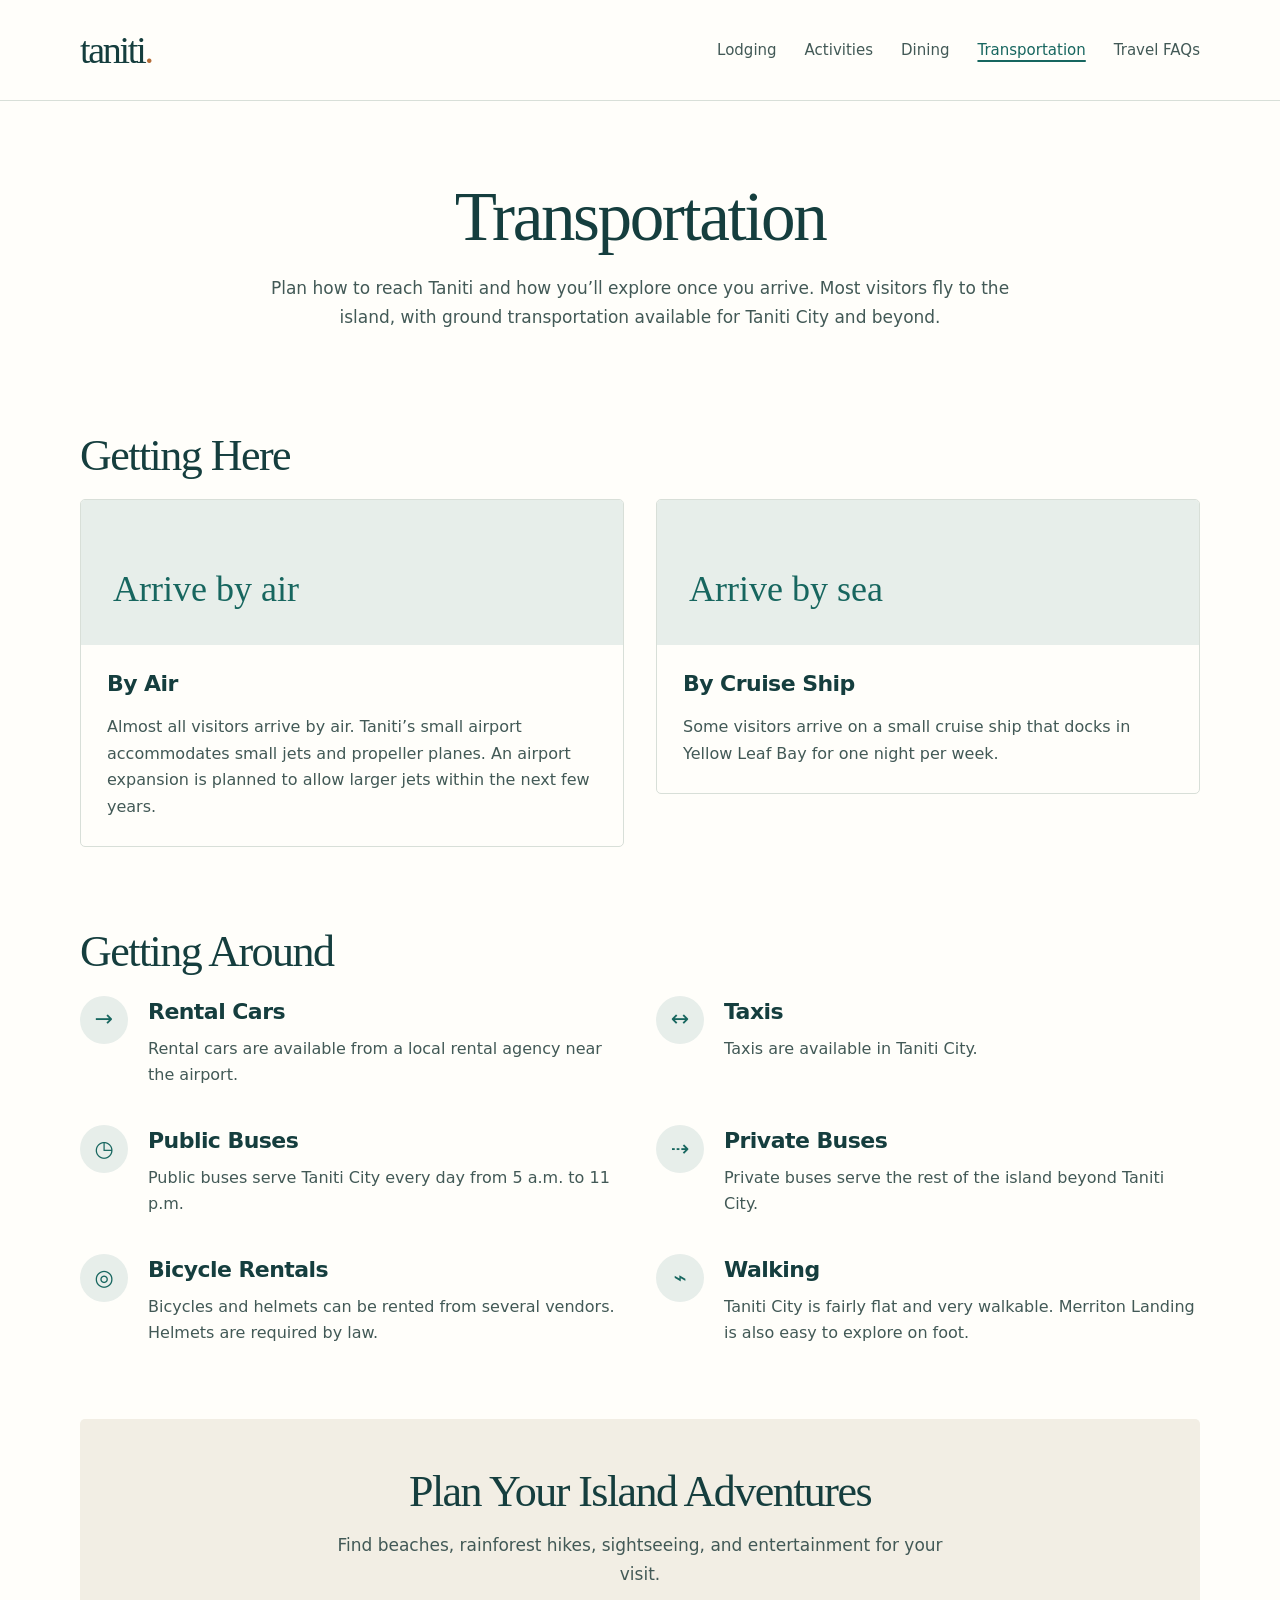
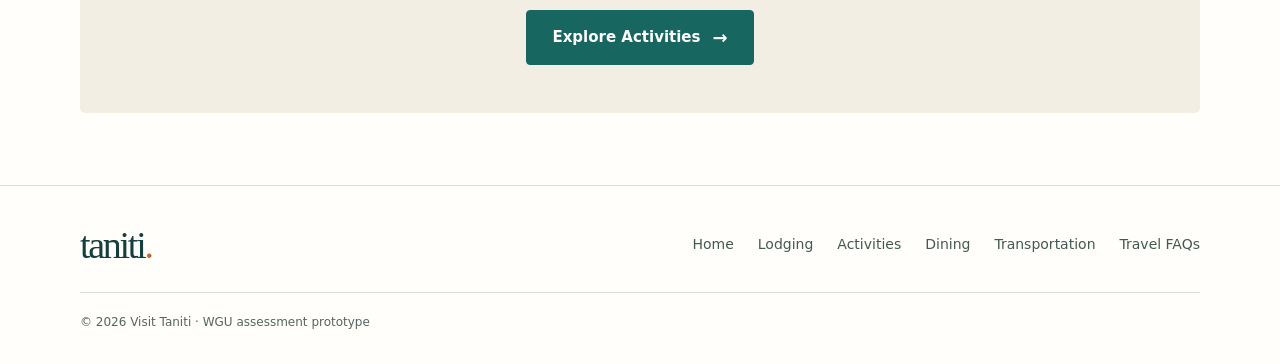
<file: transportation.html>
<!doctype html>
<html lang="en">
<head>
  <meta charset="utf-8">
  <meta name="viewport" content="width=device-width, initial-scale=1">
  <meta name="description" content="Plan arrival by air or cruise ship and learn about rental cars, taxis, buses, cycling, and walking on Taniti.">
  <title>Transportation | Visit Taniti</title>
  <link rel="stylesheet" href="assets/vendor/bootstrap/bootstrap.min.css">
  <link rel="stylesheet" href="styles.css">
  <script src="assets/vendor/bootstrap/bootstrap.bundle.min.js" defer></script> 
  <script src="script.js" defer></script>
  <noscript>
  <style>
  .navbar-collapse.collapse {
    display: block;
  }
  .menu-toggle {
    display: none;
  }
  .accordion-collapse.collapse {
    display: block;
  }
  </style>
  </noscript>
</head>
<body>
  <a class="skip-link" href="#main-content">Skip to content</a>
  <header class="site-header navbar navbar-expand-md">
    <div class="container header-inner"> <a class="brand" href="index.html" aria-label="Visit Taniti home">taniti<span>.</span></a>
      <button class="menu-toggle navbar-toggler" data-bs-toggle="collapse" data-bs-target="#primary-navigation" type="button" aria-controls="primary-navigation" aria-expanded="false" aria-label="Toggle navigation menu"><span class="navbar-toggler-icon" aria-hidden="true"></span></button>
      <nav id="primary-navigation" class="collapse navbar-collapse" aria-label="Main navigation">
        <div class="primary-nav navbar-nav ms-auto">
          <a href="lodging.html">Lodging</a>
          <a href="activities.html">Activities</a>
          <a href="dining.html">Dining</a>
          <a href="transportation.html" aria-current="page">Transportation</a>
          <a href="faqs.html">Travel FAQs</a>
        </div>
      </nav>
    </div>
  </header>
  <main id="main-content" class="container">
    <div class="page-intro">
      <h1>Transportation</h1>
      <p>Plan how to reach Taniti and how you’ll explore once you arrive. Most visitors fly to the island, with ground transportation available for Taniti City and beyond.</p>
    </div>
    <section class="section">
      <h2>Getting Here</h2>
      <div class="row row-cols-1 row-cols-md-2 content-grid">
        <div class="col">
          <article class="arrival-card">
            <div class="arrival-title" aria-hidden="true">Arrive by air</div>
            <div class="arrival-body">
              <h3>By Air</h3>
              <p>Almost all visitors arrive by air. Taniti’s small airport accommodates small jets and propeller planes. An airport expansion is planned to allow larger jets within the next few years.</p>
            </div>
          </article>
        </div>
        <div class="col">
          <article class="arrival-card">
            <div class="arrival-title" aria-hidden="true">Arrive by sea</div>
            <div class="arrival-body">
              <h3>By Cruise Ship</h3>
              <p>Some visitors arrive on a small cruise ship that docks in Yellow Leaf Bay for one night per week.</p>
            </div>
          </article>
        </div>
      </div>
    </section>
    <section class="section">
      <h2>Getting Around</h2>
      <div class="row row-cols-1 row-cols-md-2 content-grid info-grid">
        <div class="col">
          <article class="info-item"><span class="icon" aria-hidden="true">→</span>
            <div>
              <h3>Rental Cars</h3>
              <p>Rental cars are available from a local rental agency near the airport.</p>
            </div>
          </article>
        </div>
        <div class="col">
          <article class="info-item"><span class="icon" aria-hidden="true">↔</span>
            <div>
              <h3>Taxis</h3>
              <p>Taxis are available in Taniti City.</p>
            </div>
          </article>
        </div>
        <div class="col">
          <article class="info-item"><span class="icon" aria-hidden="true">◷</span>
            <div>
              <h3>Public Buses</h3>
              <p>Public buses serve Taniti City every day from 5 a.m. to 11 p.m.</p>
            </div>
          </article>
        </div>
        <div class="col">
          <article class="info-item"><span class="icon" aria-hidden="true">⇢</span>
            <div>
              <h3>Private Buses</h3>
              <p>Private buses serve the rest of the island beyond Taniti City.</p>
            </div>
          </article>
        </div>
        <div class="col">
          <article class="info-item"><span class="icon" aria-hidden="true">◎</span>
            <div>
              <h3>Bicycle Rentals</h3>
              <p>Bicycles and helmets can be rented from several vendors. Helmets are required by law.</p>
            </div>
          </article>
        </div>
        <div class="col">
          <article class="info-item"><span class="icon" aria-hidden="true">⌁</span>
            <div>
              <h3>Walking</h3>
              <p>Taniti City is fairly flat and very walkable. Merriton Landing is also easy to explore on foot.</p>
            </div>
          </article>
        </div>
      </div>
    </section>
    <section class="cta">
      <h2>Plan Your Island Adventures</h2>
      <p>Find beaches, rainforest hikes, sightseeing, and entertainment for your visit.</p>
      <a class="button" href="activities.html">Explore Activities</a></section>
  </main>
  <footer class="site-footer">
    <div class="container">
      <div class="footer-top"><a class="brand" href="index.html" aria-label="Visit Taniti home">taniti<span>.</span></a>
        <nav class="footer-nav" aria-label="Footer navigation">
          <a href="index.html">Home</a>
          <a href="lodging.html">Lodging</a>
          <a href="activities.html">Activities</a>
          <a href="dining.html">Dining</a>
          <a href="transportation.html">Transportation</a>
          <a href="faqs.html">Travel FAQs</a>
        </nav>
      </div>
      <div class="credits">
        <p>© 2026 Visit Taniti · WGU assessment prototype</p>
      </div>
    </div>
  </footer>
</body>
</html>
</file>
<file: styles.css>
:root {
  --ink: #153e3e;
  --body: #425956;
  --teal: #17665f;
  --teal-dark: #104c47;
  --paper: #fffefa;
  --sand: #f2eee4;
  --line: #d8dfd8;
  --muted: #e7eeea;
  --accent: #b46c38;
  --width: 1120px;
}
html {
  scroll-padding-top: 24px;
}
body {
  background: var(--paper);
  color: var(--body);
  font: 17px/1.65 Inter, system-ui, sans-serif;
}
a {
  color: var(--teal);
  text-underline-offset: 5px;
}
a:hover {
  color: var(--teal-dark);
}
img {
  display: block;
  width: 100%;
  height: auto;
}
.image-figure {
  margin: 0;
}
.image-figure .figure-caption {
  margin-top: 8px;
  color: var(--body);
  font-size: 12px;
  line-height: 1.5;
}
.content-grid .image-figure .figure-caption {
    margin-top: -18px;
    background: #ffffffe0;
    z-index: 1;
    position: relative;
    margin-bottom: 18px;
}
.feature .figure-caption {
    margin-top: -38px;
    padding: 8px 16px 12px;
    background: #ffffffe0;
    position: relative;
}
h1,
h2,
h3 {
  color: var(--ink);
  line-height: 1.15;
  margin: 0 0 18px;
  letter-spacing: -0.035em;
}
h1,
h2 {
  font-family: Baskervville, Georgia, serif;
  font-weight: 400;
}
h1 {
  font-size: clamp(44px, 5.4vw, 72px);
}
h2 {
  font-size: clamp(32px, 3.5vw, 44px);
}
h3 {
  font-size: 22px;
  font-weight: 650;
  letter-spacing: -0.025em;
}
p {
  margin: 0 0 20px;
}
:focus-visible {
  outline: 3px solid #b46c38;
  outline-offset: 5px;
}
.container {
  width: min(var(--width), calc(100% - 64px));
  max-width: var(--width);
  padding-inline: 0;
}
.skip-link {
  position: absolute;
  top: -100px;
  left: 12px;
  z-index: 20;
  padding: 12px 20px;
  background: white;
}
.skip-link:focus {
  top: 12px;
}
.site-header {
  border-bottom: 1px solid var(--line);
  background: var(--paper);
}
.header-inner {
  min-height: 100px;
  gap: 32px;
}
.brand {
  color: var(--ink);
  text-decoration: none;
  font: 400 38px/1 Baskervville, Georgia, serif;
  letter-spacing: -0.06em;
}
.brand span {
  color: var(--accent);
}
.primary-nav {
  gap: 28px;
  align-items: center;
}
.primary-nav a {
  color: var(--body);
  text-decoration: none;
  font-size: 15px;
  padding: 12px 0;
  white-space: nowrap;
}
.primary-nav a:hover,
.primary-nav a[aria-current] {
  color: var(--teal);
  text-decoration: underline;
  text-decoration-thickness: 2px;
}
.menu-toggle {
  border: 1px solid var(--line);
  border-radius: 4px;
  padding: 8px 14px;
  color: var(--ink);
}
.button {
  display: inline-flex;
  align-items: center;
  justify-content: center;
  padding: 13px 25px;
  background: var(--teal);
  color: white;
  border: 1px solid var(--teal);
  border-radius: 4px;
  font-size: 15px;
  font-weight: 600;
  text-decoration: none;
  line-height: 1.5;
  gap: 12px;
}
.button::after {
  content: "→";
  font-size: 18px;
}
.button:hover {
  background: var(--teal-dark);
  color: white;
}
.button.no-arrow::after {
  content: none;
}
.text-link {
  display: inline-block;
  font-size: 15px;
  font-weight: 650;
}
.text-link::after {
  content: " →";
}
.eyebrow {
  color: var(--teal);
  text-transform: uppercase;
  font-size: 12px;
  font-weight: 700;
  letter-spacing: 0.16em;
  margin-bottom: 15px;
}
.page-intro {
  text-align: center;
  max-width: 740px;
  margin: auto;
  padding: 76px 0 60px;
}
.page-intro p:last-child {
  margin-bottom: 0;
}
.section {
  padding-block: 40px;
}
.section-heading {
  margin-bottom: 30px;
}
.section-heading p {
  max-width: 660px;
  margin: 0 auto 2rem;
}
.hero {
  --bs-gutter-x: 60px;
  padding-block: 60px 40px;
}
.hero p {
  max-width: 440px;
  font-size: 18px;
}
.hero .button {
  margin-top: 10px;
}
.hero img {
  height: 440px;
  object-fit: cover;
  border-radius: 110px 4px 4px 4px;
}
.content-grid {
  --bs-gutter-x: 32px;
  --bs-gutter-y: 32px;
}
.image-card img {
  aspect-ratio: 1.8;
  object-fit: cover;
  border-radius: 5px;
}
.image-card h3 {
  margin-bottom: 12px;
  margin-top: 24px;
}
.image-card p {
  font-size: 16px;
}
.card-visual {
  height: 190px;
  border-radius: 5px;
  background: var(--muted);
  padding: 28px;
  display: flex;
  align-items: flex-end;
  margin-bottom: 24px;
}
.card-visual .visual-word {
  font: 400 42px/1 Baskervville, Georgia, serif;
  color: var(--teal);
}
.card-visual.sand {
  background: #ece4d5;
}
.card-visual.water {
  background: #d9e9e8;
}
.feature {
  background: var(--sand);
  border-radius: 6px;
  overflow: hidden;
  margin-block: 40px 72px;
}
.feature img {
  height: 340px;
  object-fit: cover;
}
.feature-copy {
  padding: 38px;
}
.feature h2 {
  font-size: 36px;
}
.feature p {
  font-size: 16px;
}
.info-grid {
  --bs-gutter-y: 36px;
}
.info-item {
  display: flex;
  gap: 20px;
  align-items: flex-start;
}
.info-item .icon {
  flex: 0 0 48px;
  width: 48px;
  height: 48px;
  background: var(--muted);
  border-radius: 50%;
  display: grid;
  place-items: center;
  color: var(--teal);
  font-size: 22px;
  font-weight: 500;
}
.info-item p {
  font-size: 16px;
  margin-bottom: 0;
}
.info-item h3 {
  margin: 3px 0 12px;
}
.note {
  border-top: 1px solid var(--line);
  padding-block: 30px;
}
.note h2 {
  font-size: 30px;
}
.narrow {
  max-width: 850px;
  margin-inline: auto;
}
.reservation-link {
  margin-bottom: 32px;
}
.reservation {
  padding-top: 34px;
  border-top: 1px solid var(--line);
  scroll-margin-top: 20px;
}
.reservation ol {
  padding-left: 24px;
}
.reservation li {
  margin-bottom: 10px;
}
.sample-listing {
  background: var(--sand);
  padding: 28px;
  margin-top: 28px;
  border-radius: 5px;
  display: flex;
  justify-content: space-between;
  gap: 28px;
  align-items: center;
}
.sample-listing p {
  margin: 0;
  font-size: 15px;
}
.sample-listing .button {
  flex-shrink: 0;
}
.sample-label {
  display: block;
  font-size: 12px;
  color: var(--body);
  font-weight: 600;
  margin-bottom: 10px;
}
.sample-listing h3 {
  margin-bottom: 8px;
}
.cta {
  text-align: center;
  padding: 48px 28px;
  background: var(--sand);
  border-radius: 5px;
  margin: 32px 0 72px;
}
.cta h2 {
  margin-bottom: 14px;
}
.cta p {
  max-width: 650px;
  margin: 0 auto 22px;
}
.meta {
  color: var(--teal);
  font-size: 13px;
  font-weight: 650;
  margin-bottom: 12px;
}
.dining-feature {
  height: 260px;
  object-fit: cover;
  border-radius: 5px;
}
.dining-figure {
  margin-bottom: 32px;
}
.restaurant-card {
  border-top: 2px solid var(--teal);
  padding-top: 22px;
}
.restaurant-card p {
  font-size: 16px;
}
.faq-list {
  margin: 0 auto 48px;
  max-width: 850px;
  --bs-accordion-bg: transparent;
  --bs-accordion-border-color: var(--line);
  --bs-accordion-btn-color: var(--ink);
  --bs-accordion-active-color: var(--ink);
  --bs-accordion-active-bg: transparent;
}
.faq-list .accordion-item:first-child { border-top: 1px solid var(--line); }
.faq-list .accordion-item:last-child { border-bottom: 1px solid var(--line); }
.faq-list .accordion-button {
  padding: 25px 0;
  font: 600 17px/1.5 Inter, system-ui, sans-serif;
  letter-spacing: normal;
  box-shadow: none;
  gap: 20px;
}
.faq-list .accordion-button::after {
  content: '+';
  background: none;
  width: 26px;
  height: auto;
  color: var(--teal);
  font-size: 26px;
  font-weight: 400;
  transform: none;
}
.faq-list .accordion-button:not(.collapsed)::after { content: '−'; }
.faq-list .accordion-body { padding: 0 32px 0 0; font-size: 16px; }
.arrival-card {
  border: 1px solid var(--line);
  border-radius: 5px;
  overflow: hidden;
}
.arrival-body {
  padding: 26px;
}
.arrival-body p {
  font-size: 16px;
  margin-bottom: 0;
}
.arrival-title {
  padding: 32px;
  background: var(--muted);
  color: var(--teal);
  font: 400 36px/1.3 Baskervville, Georgia, serif;
  min-height: 145px;
  display: flex;
  align-items: end;
}
.site-footer {
  border-top: 1px solid var(--line);
  padding: 40px 0 25px;
  margin-top: 36px;
}
.footer-top {
  display: flex;
  justify-content: space-between;
  gap: 30px;
  align-items: center;
  margin-bottom: 28px;
}
.footer-nav {
  display: flex;
  flex-wrap: wrap;
  gap: 12px 24px;
}
.footer-nav a {
  font-size: 14px;
  color: var(--body);
  text-decoration: none;
}
.footer-nav a:hover {
  text-decoration: underline;
}
.credits {
  border-top: 1px solid var(--line);
  padding-top: 20px;
  font-size: 12px;
  line-height: 1.6;
  color: #536661;
}
.credits p {
  margin-bottom: 7px;
}
.modal { --bs-modal-width: 580px; }
.modal-content {
  border: 0;
  border-radius: 8px;
  color: var(--body);
  background: var(--paper);
}
.modal-body { padding: 36px; }
.modal-backdrop { --bs-backdrop-bg: #0c2624; --bs-backdrop-opacity: .65; }
.modal h2 { padding-right: 30px; font-size: 34px; }
.modal ul { padding-left: 22px; }
.modal li { margin-bottom: 10px; }
.dialog-close {
  position: absolute;
  top: 12px;
  right: 12px;
  width: 40px;
  height: 40px;
  border: 0;
  color: var(--ink);
  background: var(--muted);
  border-radius: 50%;
  font-size: 24px;
}
.dialog-notice {
  background: var(--sand);
  padding: 16px;
  font-size: 14px;
  border-radius: 4px;
}
@media (max-width: 900px) {
  .primary-nav {
    gap: 18px;
  }
  .primary-nav a {
    font-size: 14px;
  }
  .hero {
    --bs-gutter-x: 32px;
  }
  .hero img {
    height: 390px;
  }
  .footer-top {
    align-items: flex-start;
    flex-direction: column;
  }
  .sample-listing {
    align-items: flex-start;
    flex-direction: column;
  }
}
@media (max-width: 767.98px) {
  .container {
    width: calc(100% - 40px);
  }
  .site-header > .header-inner {
    /* Reserve the same top row throughout the collapse animation. */
    display: grid;
    grid-template-columns: 1fr auto;
    grid-template-rows: 80px auto;
    min-height: 80px;
    gap: 0;
  }
  .header-inner > .navbar-collapse {
    grid-column: 1 / -1;
    grid-row: 2;
    width: 100%;
  }
  .brand {
    font-size: 34px;
  }
  .primary-nav {
    width: 100%;
    align-items: stretch;
    gap: 0;
    padding: 12px 0 20px;
  }
  .primary-nav a {
    padding: 10px 0;
    font-size: 16px;
  }
  .hero {
    padding-top: 36px;
    --bs-gutter-x: 0;
    row-gap: 32px;
  }
  .hero img {
    height: 300px;
    border-top-left-radius: 70px;
  }
  .hero p {
    font-size: 17px;
  }
  .page-intro {
    padding: 46px 0 36px;
  }
  .section {
    padding-block: 26px;
  }
  .feature {
    margin-block: 26px 40px;
  }
  .feature img {
    height: 230px;
  }
  .feature-copy {
    padding: 28px;
  }
  .card-visual {
    height: 150px;
  }
  .cta {
    padding: 32px 22px;
    margin-bottom: 40px;
  }
  .cta h2 {
    font-size: 33px;
  }
  .faq-list .accordion-button {
    font-size: 16px;
  }
  .footer-nav {
    gap: 16px 24px;
  }
  .modal-body {
    padding: 28px;
  }
}

/* Keep the original header dimensions while Bootstrap controls collapse. */
.site-header.navbar { padding: 0; }
.site-header .navbar-collapse { flex-grow: 0; }
.menu-toggle { line-height: 1.65; font-size: 17px; }
.accordion-button:focus-visible, .menu-toggle:focus-visible { outline: 3px solid var(--accent); outline-offset: 5px; box-shadow: none; }
</file>
